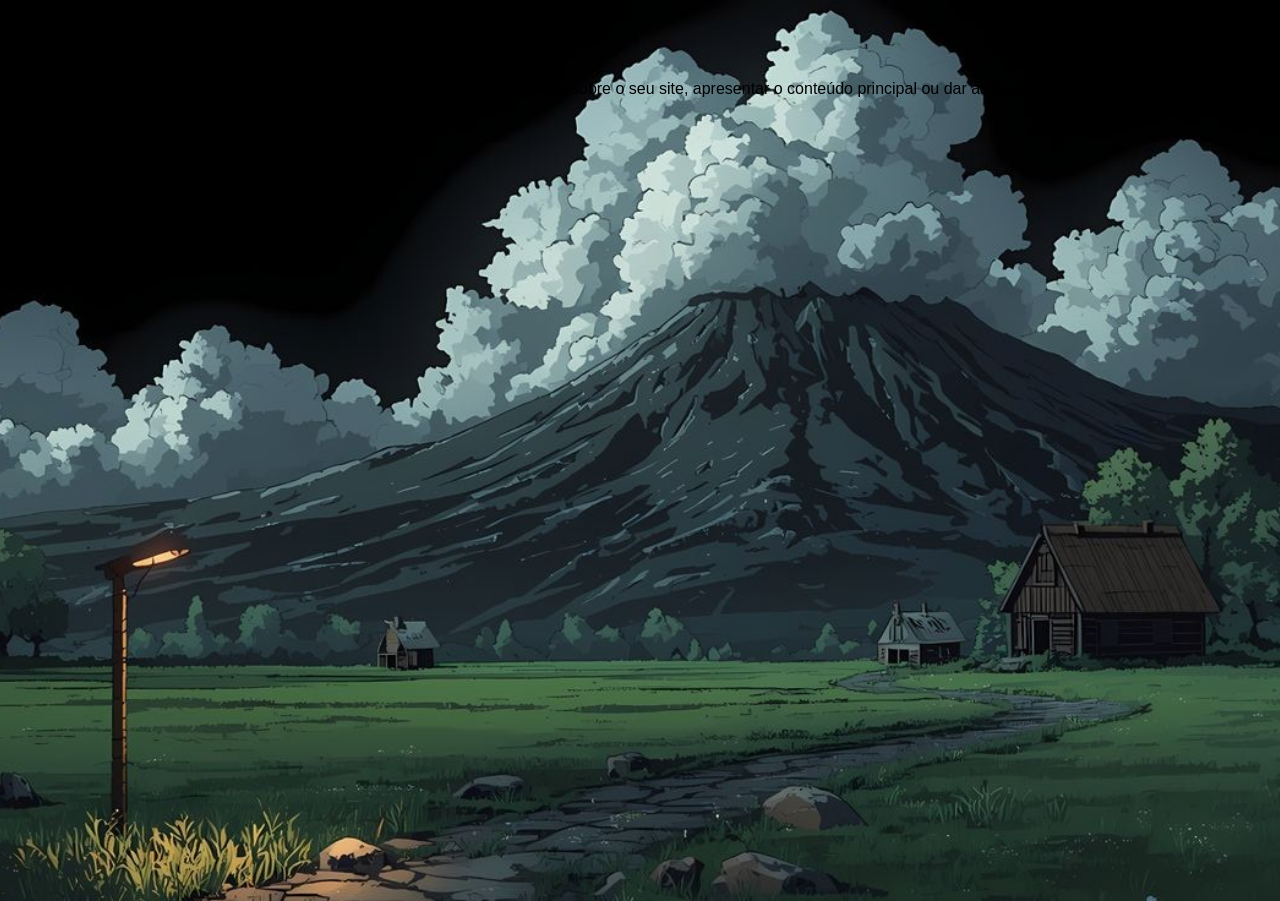
<file: Ex01/index.html>
<!DOCTYPE html>
<html lang="pt-BR">
<head>
    <meta charset="UTF-8">
    <meta name="viewport" content="width=device-width, initial-scale=1.0">
    <title>Exercício 01</title>

    <link rel="stylesheet" href="style.css">

</head>
<body>
    <h1>Bem-vindo ao Meu Site</h1>

    <p>Este é um parágrafo introdutório. Aqui você pode escrever uma breve descrição sobre o seu site, apresentar o conteúdo principal ou dar as boas-vindas ao visitante.</p>
    
</body>
</html>
</file>
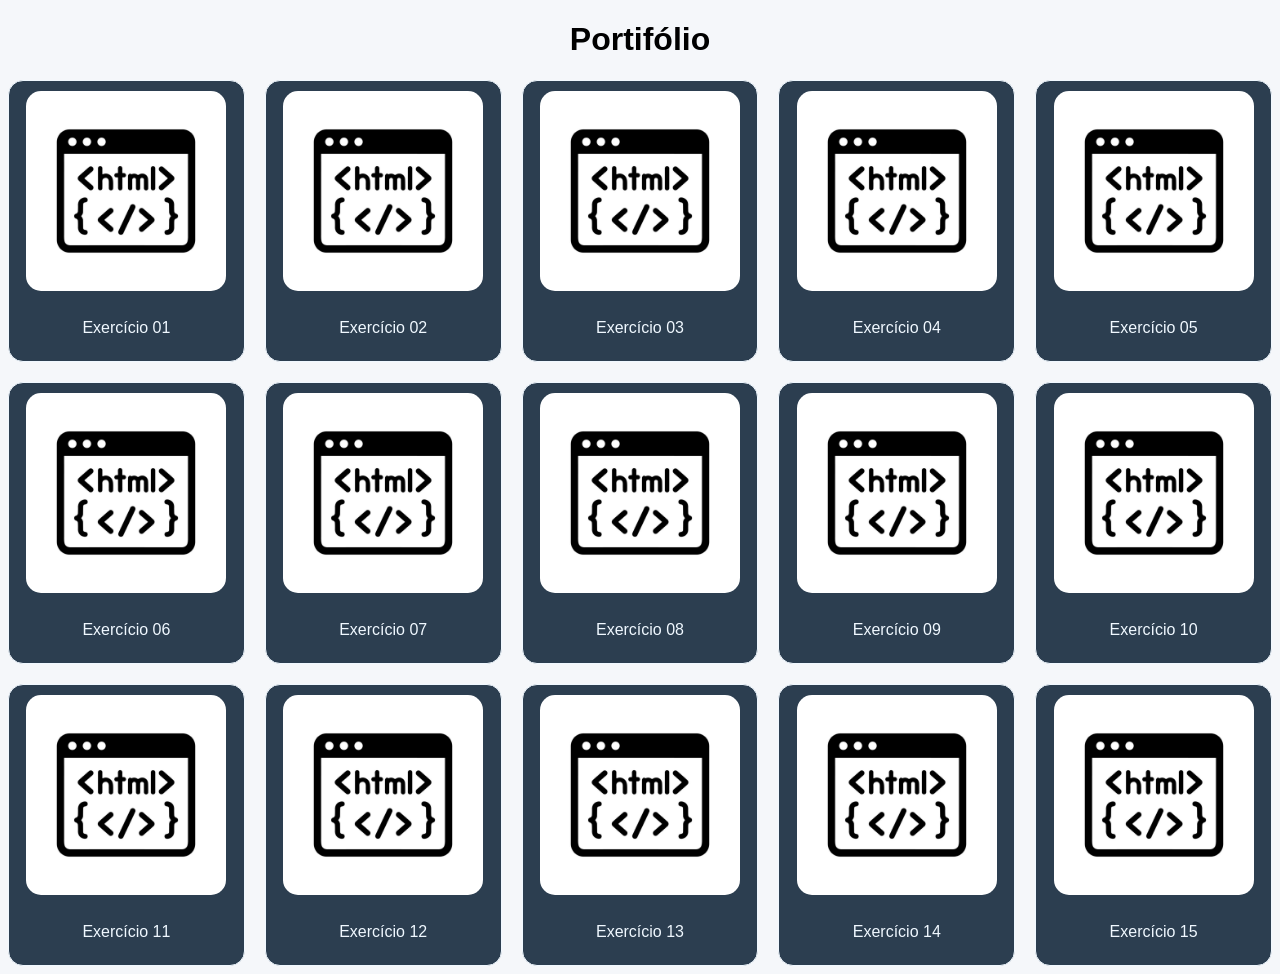
<file: Ex03/index.html>
<!DOCTYPE html>
<html lang="pt-BR">
<head>
    <meta charset="UTF-8">
    <meta name="viewport" content="width=device-width, initial-scale=1.0">
    <title>Exercício 03</title>

    <link rel="stylesheet" href="style.css">

</head>
<body>
    <h1>Portifólio</h1>

    <div class="grid">
        <div class="grid-item">
            <img src="download.jpg" alt="Exercicio 1">
            <p>Exercício 01</p>
        </div>

        <div class="grid-item">
            <img src="download.jpg" alt="Exercicio 2">
            <p>Exercício 02</p>
        </div>

        <div class="grid-item">
            <img src="download.jpg" alt="Exercicio 3">
            <p>Exercício 03</p>
        </div>

        <div class="grid-item">
            <img src="download.jpg" alt="Exercicio 4">
            <p>Exercício 04</p>
        </div>

        <div class="grid-item">
            <img src="download.jpg" alt="Exercicio 5">
            <p>Exercício 05</p>
        </div>

        <div class="grid-item">
            <img src="download.jpg" alt="Exercicio 6">
            <p>Exercício 06</p>
        </div>

        <div class="grid-item">
            <img src="download.jpg" alt="Exercicio 7">
            <p>Exercício 07</p>
        </div>

        <div class="grid-item">
            <img src="download.jpg" alt="Exercicio 8">
            <p>Exercício 08</p>
        </div>

        <div class="grid-item">
            <img src="download.jpg" alt="Exercicio 9">
            <p>Exercício 09</p>
        </div>

        <div class="grid-item">
            <img src="download.jpg" alt="Exercicio 10">
            <p>Exercício 10</p>
        </div>

        <div class="grid-item">
            <img src="download.jpg" alt="Exercicio 11">
            <p>Exercício 11</p>
        </div>

        <div class="grid-item">
            <img src="download.jpg" alt="Exercicio 12">
            <p>Exercício 12</p>
        </div>

        <div class="grid-item">
            <img src="download.jpg" alt="Exercicio 13">
            <p>Exercício 13</p>
        </div>

        <div class="grid-item">
            <img src="download.jpg" alt="Exercicio 14">
            <p>Exercício 14</p>
        </div>

        <div class="grid-item">
            <img src="download.jpg" alt="Exercicio 15">
            <p>Exercício 15</p>
        </div>
    </div>
    
</body>
</html>
</file>
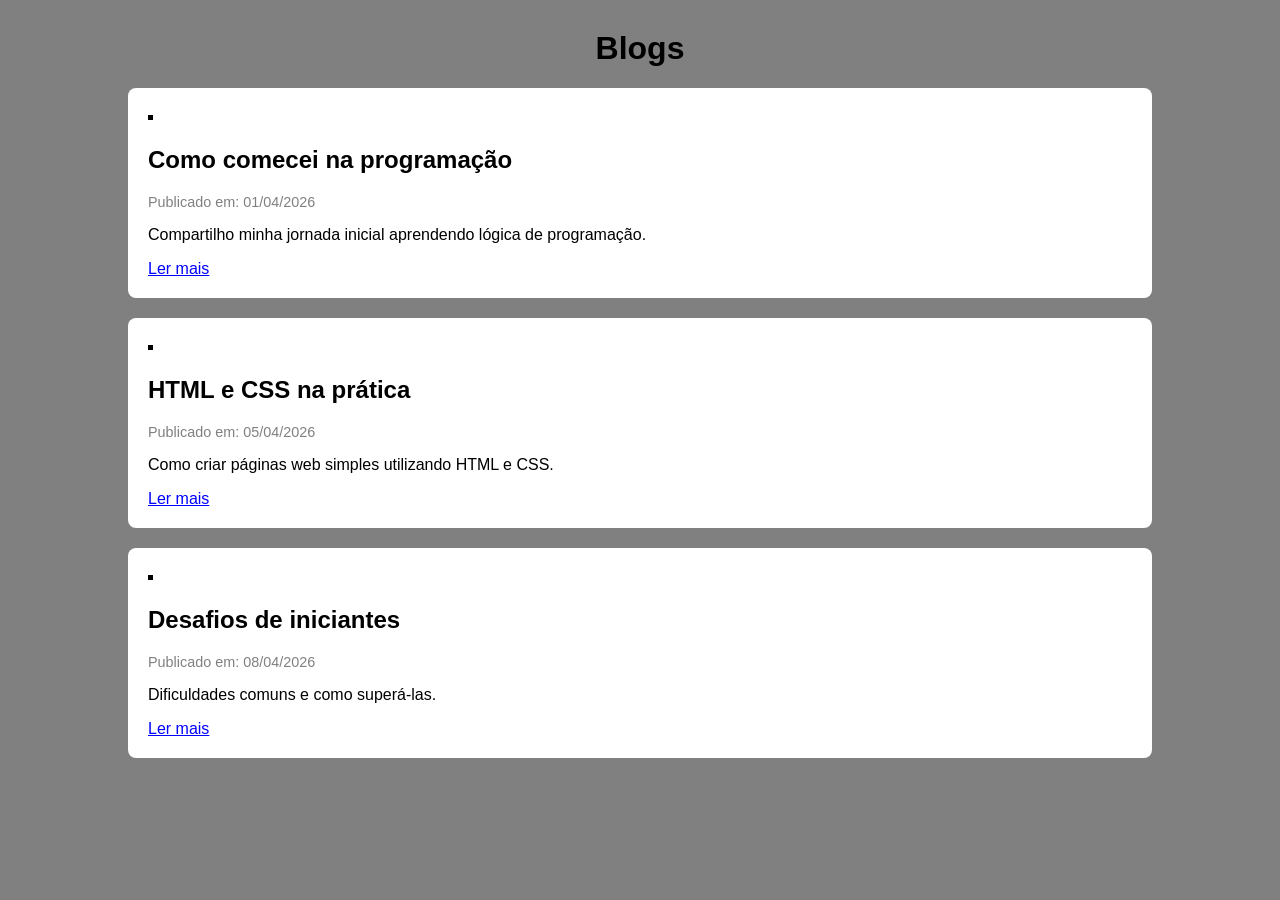
<file: Ex04/Index.html>
<!DOCTYPE html>
<html lang="pt-BR">
<head>
    <meta charset="UTF-8">
    <meta name="viewport" content="width=device-width, initial-scale=1.0">
    <title>Blogs</title>
    <link rel="stylesheet" href="style.css">
</head>
<body>

    <div class="container">
        <h1>Blogs</h1>

        <ul class="post-list">
            <li class="post">
                <h2>Como comecei na programação</h2>
                <p class="data">Publicado em: 01/04/2026</p>
                <p>Compartilho minha jornada inicial aprendendo lógica de programação.</p>
                <a href="https://medium.com/@alissoncs_/minha-hist%C3%B3ria-com-a-computa%C3%A7%C3%A3o-como-eu-consegui-me-encontrar-no-mundo-da-programa%C3%A7%C3%A3o-3354b85f7ba3">Ler mais</a>
            </li>

            <li class="post">
                <h2>HTML e CSS na prática</h2>
                <p class="data">Publicado em: 05/04/2026</p>
                <p>Como criar páginas web simples utilizando HTML e CSS.</p>
                <a href="https://www.rocketseat.com.br/blog/artigos/post/projetos-praticos-html-css">Ler mais</a>
            </li>

            <li class="post">
                <h2>Desafios de iniciantes</h2>
                <p class="data">Publicado em: 08/04/2026</p>
                <p>Dificuldades comuns e como superá-las.</p>
                <a href="https://www.rocketseat.com.br/blog/artigos/post/erros-comuns-programadores-iniciantes">Ler mais</a>
            </li>
        </ul>
    </div>

</body>
</html>
</file>
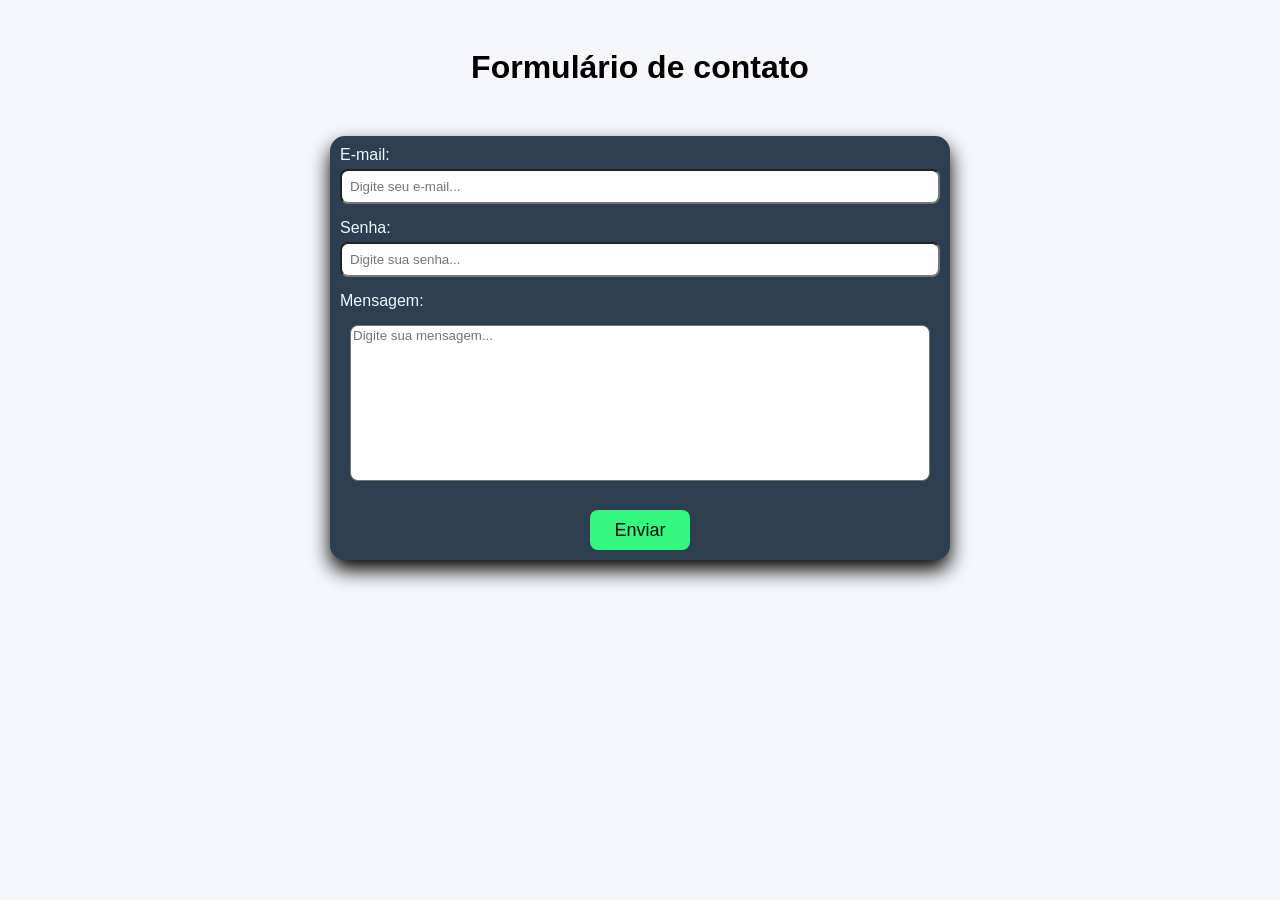
<file: Ex05/index.html>
<!DOCTYPE html>
<html lang="pt-BR">
<head>
    <meta charset="UTF-8">
    <meta name="viewport" content="width=device-width, initial-scale=1.0">
    <title>Exercício 05</title>

    <link rel="stylesheet" href="style.css">

</head>
<body>
    <h1>Formulário de contato</h1>

    <form action="#" class="card">
        <div>
            <label for="email">E-mail:</label>
            <input type="text" id="e-mail" name="e-mail_usuario" placeholder="Digite seu e-mail..." required>
        </div>

        <div>
            <label for="senha">Senha:</label>
            <input type="text" id="senha" name="senha_usuario" placeholder="Digite sua senha..." required>
        </div>

        <div>
            <Label for="Mensagem">Mensagem:</Label>
            <textarea name="Mensagem" id="mensagem" rows="10" cols="50" placeholder="Digite sua mensagem..."></textarea>
        </div>

        <div>
            <button class="botao_enviar">Enviar</button>
        </div>
    </form>
    
</body>
</html>
</file>
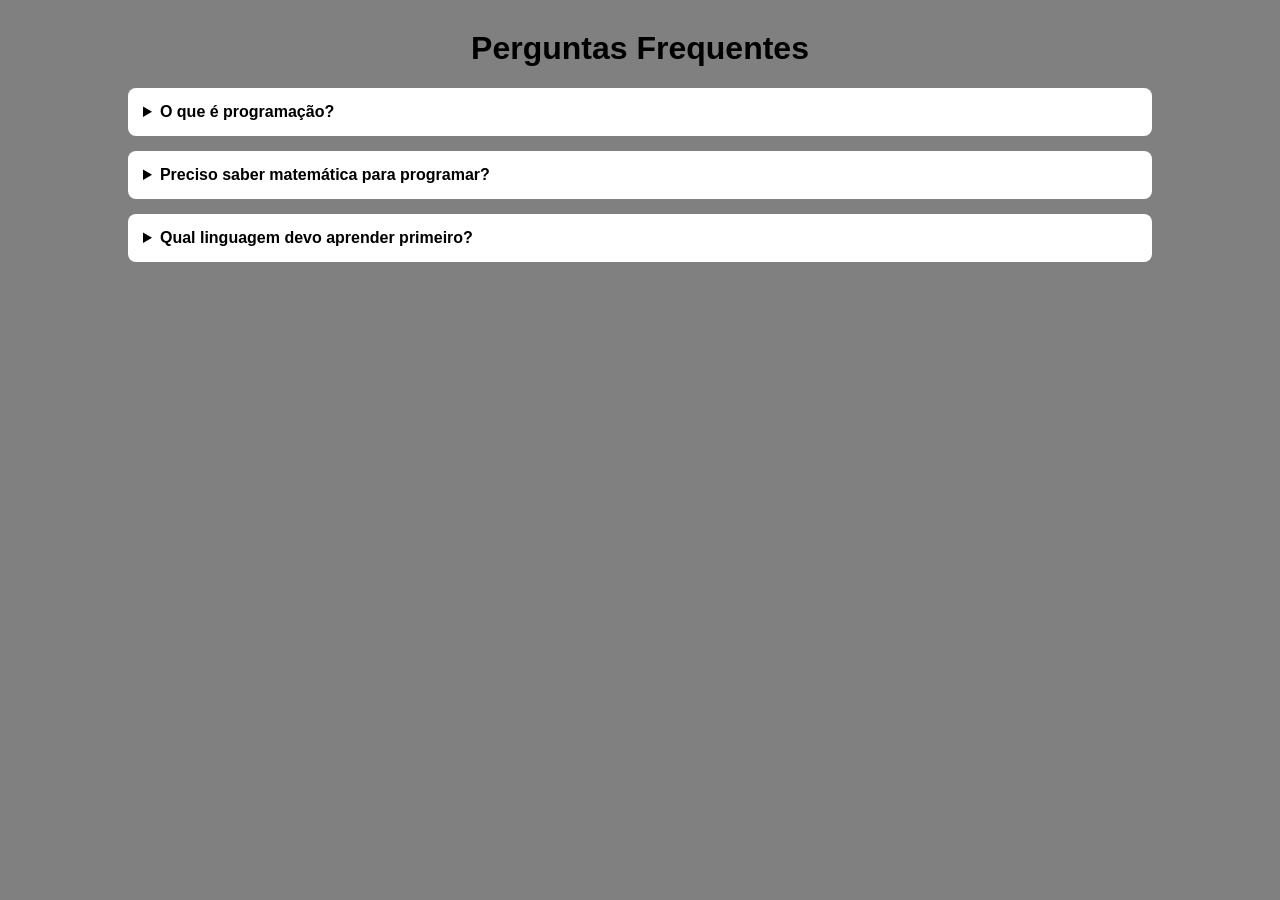
<file: Ex06/Index.html>
<!DOCTYPE html>
<html lang="pt-BR">
<head>
    <meta charset="UTF-8">
    <meta name="viewport" content="width=device-width, initial-scale=1.0">
    <title>FAQ</title>
    <link rel="stylesheet" href="style.css">
</head>
<body>

    <div class="container">
        <h1>Perguntas Frequentes</h1>

        <details>
            <summary>O que é programação?</summary>
            <p>Programação é o processo de criar instruções para que um computador execute tarefas.</p>
        </details>

        <details>
            <summary>Preciso saber matemática para programar?</summary>
            <p>Não necessariamente. Para começar, lógica é mais importante que matemática avançada.</p>
        </details>

        <details>
            <summary>Qual linguagem devo aprender primeiro?</summary>
            <p>HTML, CSS e JavaScript são ótimas opções para quem está começando.</p>
        </details>

    </div>

</body>
</html>
</file>
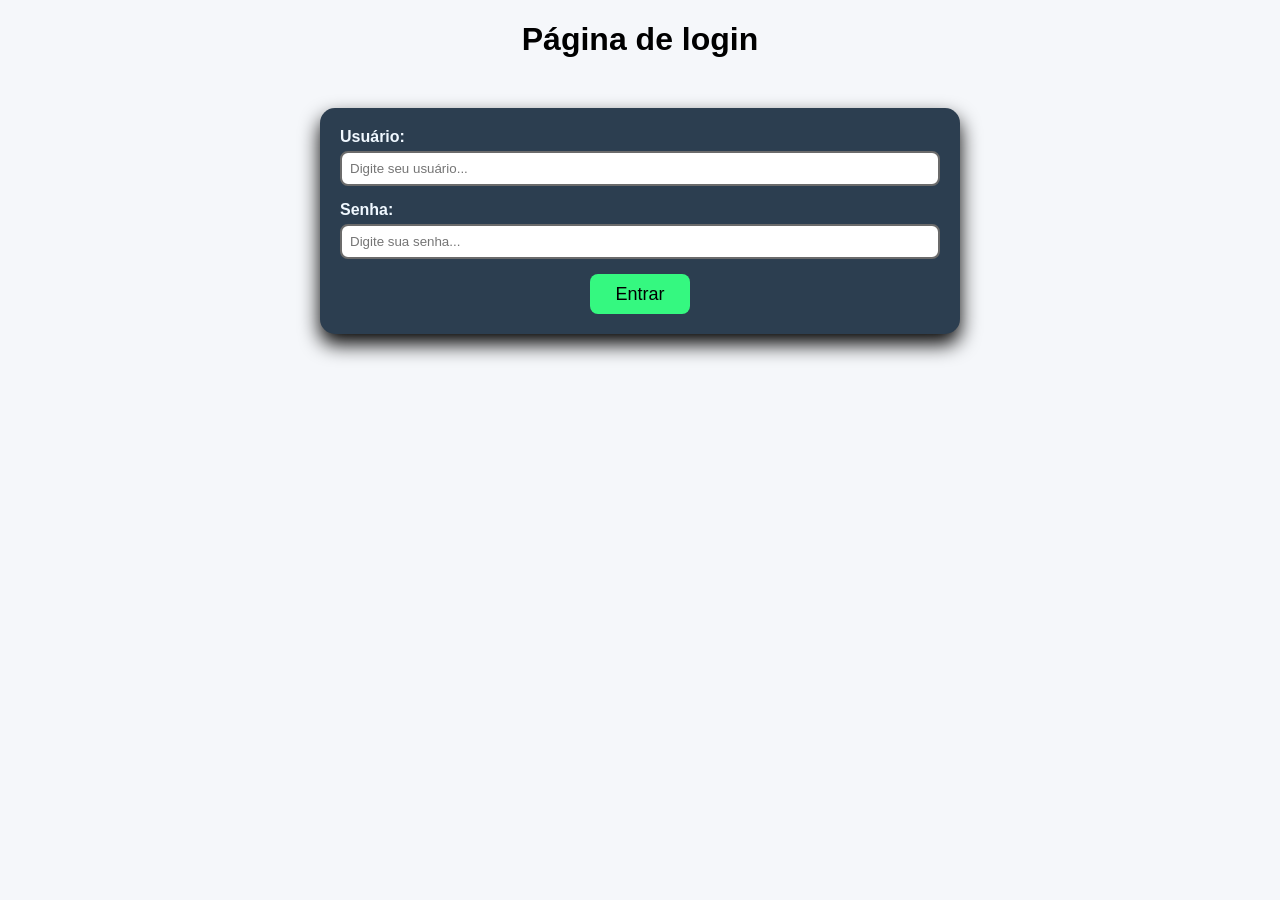
<file: Ex07/index.html>
<!DOCTYPE html>
<html lang="pt-BR">
<head>
    <meta charset="UTF-8">
    <meta name="viewport" content="width=device-width, initial-scale=1.0">
    <title>Exercício 07</title>

    <link rel="stylesheet" href="style.css">

</head>
<body>
    <h1>Página de login</h1>

    <div class="container">
        <div>
            <label for="user">Usuário:</label>
            <input type="text" id="user" name="user_field" placeholder="Digite seu usuário...">
        </div>

        <div>
            <Label>Senha:</Label>
            <input type="text" placeholder="Digite sua senha...">
        </div>

        <button class="botao_entrar">Entrar</button>
    </div>
    
</body>
</html>
</file>
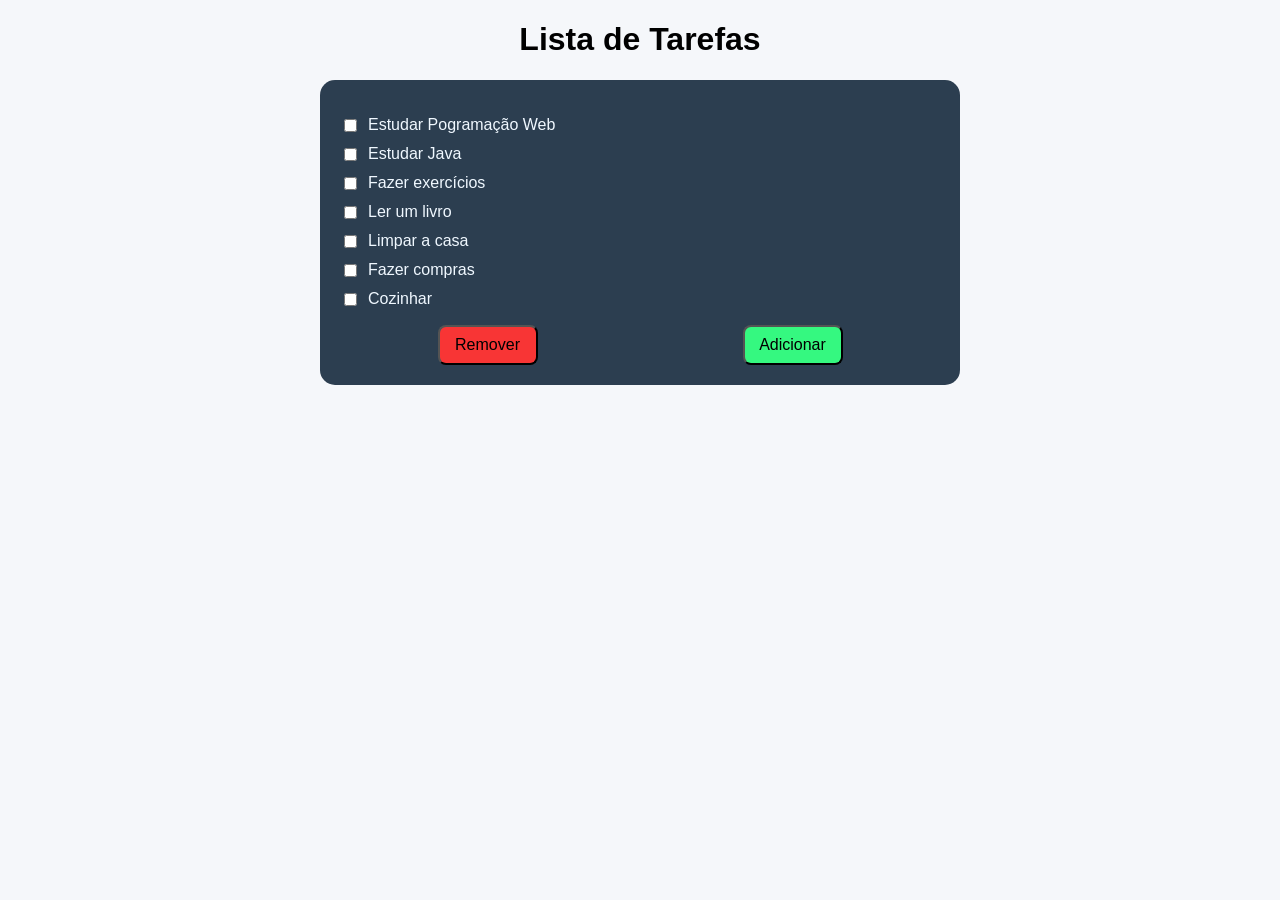
<file: Ex09/index.html>
<!DOCTYPE html>
<html lang="pt-BR">
<head>
    <meta charset="UTF-8">
    <meta name="viewport" content="width=device-width, initial-scale=1.0">
    <title>Exercício 09</title>

    <link rel="stylesheet" href="style.css">

</head>
<body>
    <h1>Lista de Tarefas</h1>

    <div class="container">
        <ul>
            <li>
                <input type="checkbox">
                <span>Estudar Pogramação Web</span>
            </li>
            <li>
                <input type="checkbox">
                <span>Estudar Java</span>
            </li>
            <li>
                <input type="checkbox">
                <span>Fazer exercícios</span>
            </li>
            <li>
                <input type="checkbox">
                <span>Ler um livro</span>
            </li>

            <li>
                <input type="checkbox">
                <span>Limpar a casa</span>
            </li>

            <li>
                <input type="checkbox">
                <span>Fazer compras</span>
            </li>

            <li>
                <input type="checkbox">
                <span>Cozinhar</span>
            </li>
        </ul>

        <div class="div-botoes">
            <button class="botao_remover">Remover</button>
            <button class="botao_adicionar">Adicionar</button>
        </div>
    </div>
    
</body>
</html>
</file>
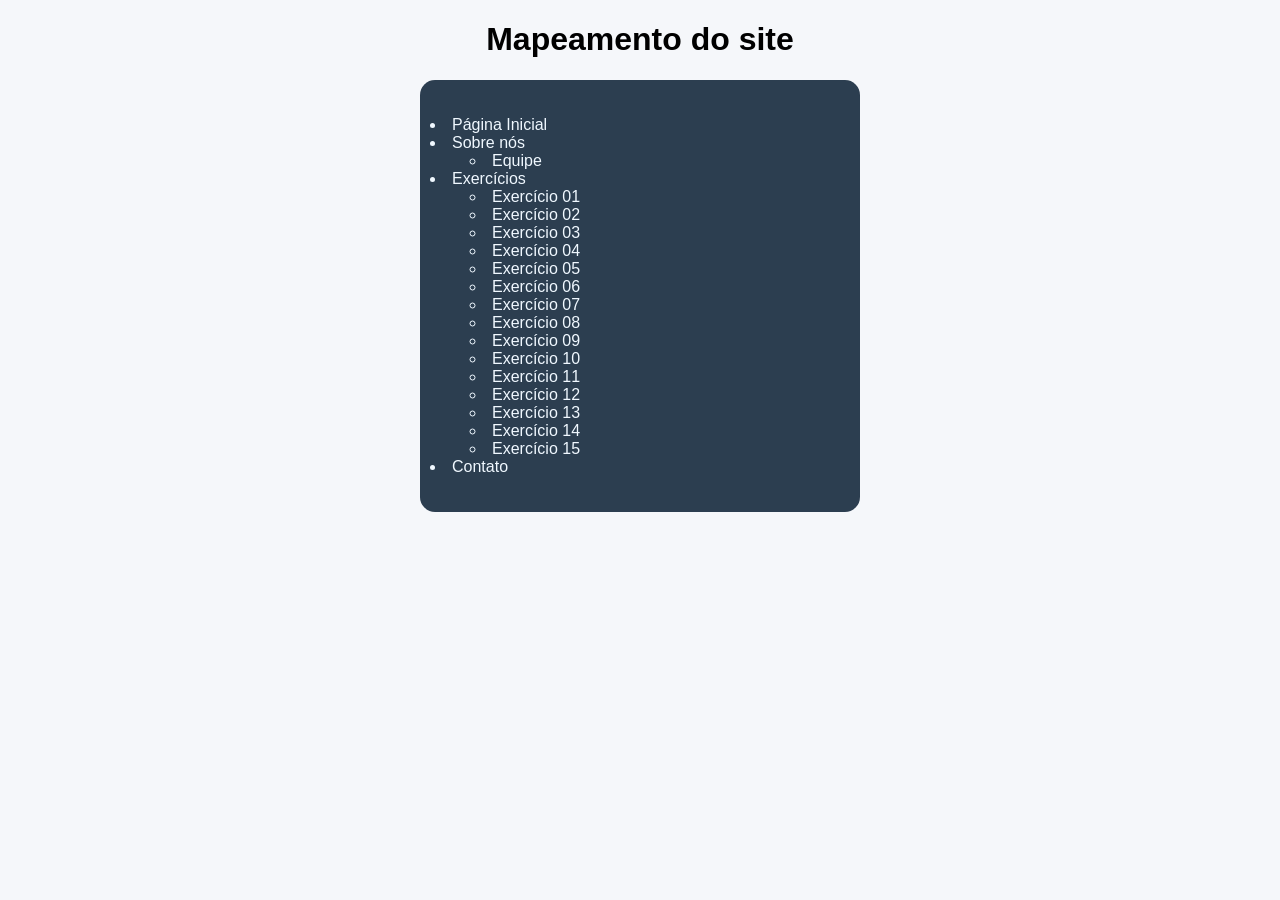
<file: Ex11/index.html>
<!DOCTYPE html>
<html lang="pt-BR">
<head>
    <meta charset="UTF-8">
    <meta name="viewport" content="width=device-width, initial-scale=1.0">
    <title>Exercício 11</title>

    <link rel="stylesheet" href="style.css">
</head>
<body>
    <h1>Mapeamento do site</h1>

    <div class="container">
        <ul class="lista">
            <li>Página Inicial</li>
            <li>Sobre nós</li>
                <ul>
                    <li>Equipe</li>
                </ul>
            <li>Exercícios</li>
                <ul>
                    <li>Exercício 01</li>
                    <li>Exercício 02</li>
                    <li>Exercício 03</li>
                    <li>Exercício 04</li>
                    <li>Exercício 05</li>
                    <li>Exercício 06</li>
                    <li>Exercício 07</li>
                    <li>Exercício 08</li>
                    <li>Exercício 09</li>
                    <li>Exercício 10</li>
                    <li>Exercício 11</li>
                    <li>Exercício 12</li>
                    <li>Exercício 13</li>
                    <li>Exercício 14</li>
                    <li>Exercício 15</li>
                    
                </ul>
            <li>Contato</li>
        </ul>
    </div>

</body>
</html>
</file>
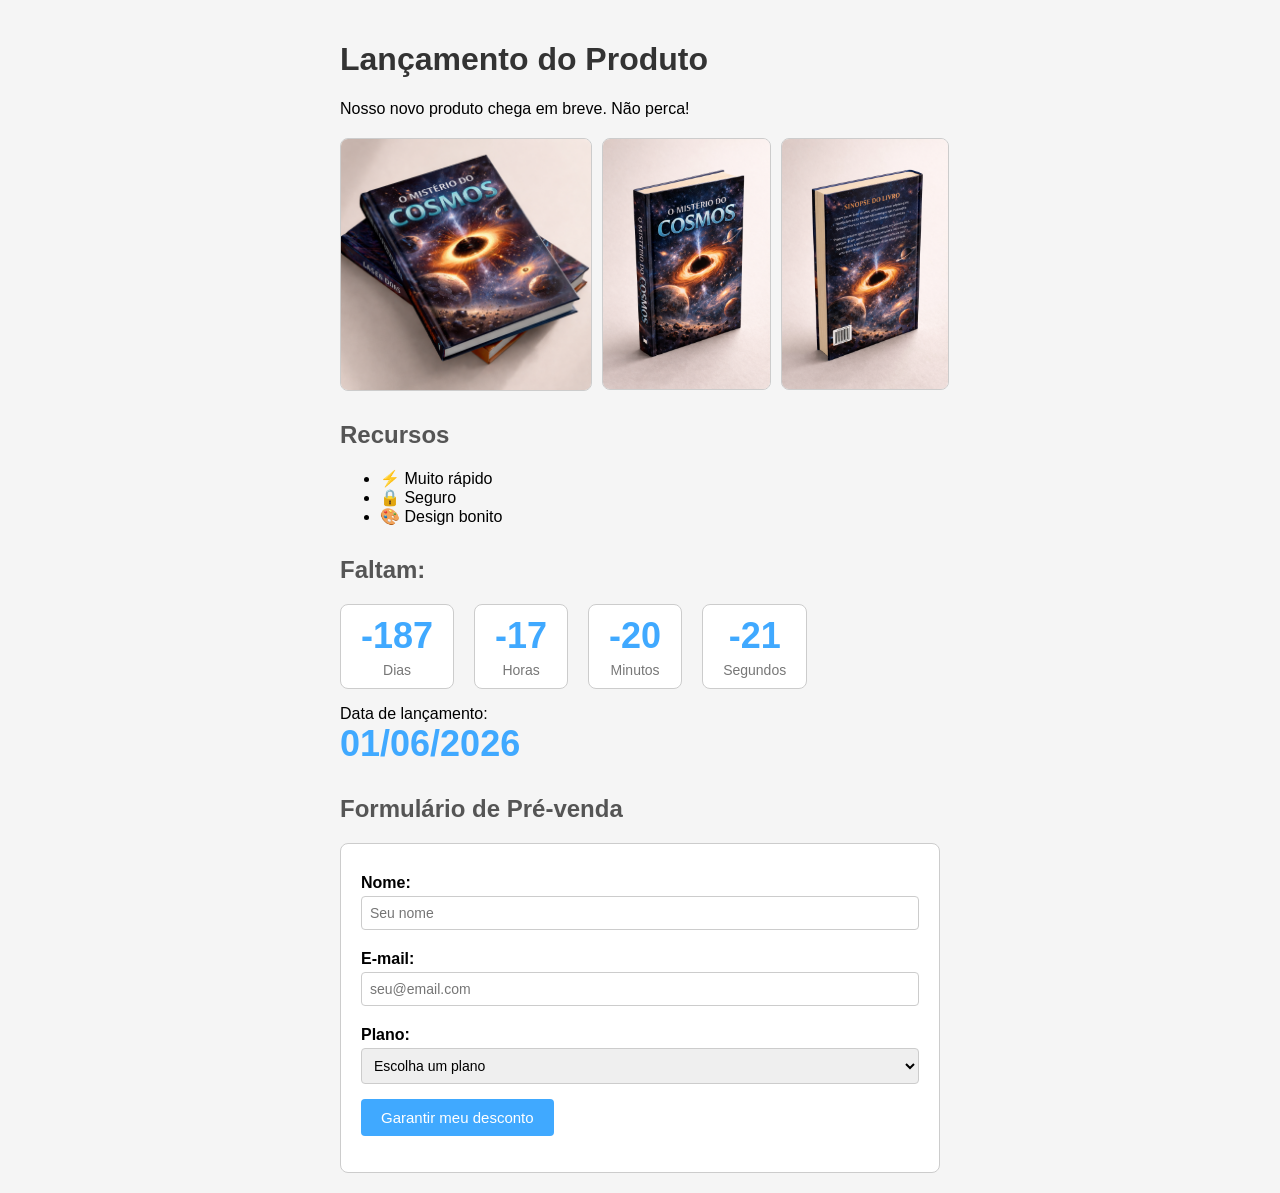
<file: Ex15/index.html>
<!DOCTYPE html>
<html lang="pt-BR">
<head>
  <meta charset="UTF-8" />
  <meta name="viewport" content="width=device-width, initial-scale=1.0" />
  <title>Lançamento do Produto</title>
  <link rel="stylesheet" href="style.css" />
</head>
<body>

  <h1>Lançamento do Produto</h1>
  <p>Nosso novo produto chega em breve. Não perca!</p>

  <!-- Imagens do produto -->
  <div class="imagens">
    <img src="ec172fdc-9160-416e-a211-dc101612f1b2.png" alt="Foto do produto 1" class="deitado">
    <img src="09d4c28c-f473-42cb-b514-9eb9b5b67611.png" alt="Foto do produto 2" class="frente">
    <img src="77fa8e8d-dc67-43e8-9d3d-13270558874c.png" alt="Foto do produto 3" class="costa">
  </div>

  <!-- Recursos destacados -->
  <h2>Recursos</h2>
  <ul>
    <li>⚡ Muito rápido</li>
    <li>🔒 Seguro</li>
    <li>🎨 Design bonito</li>
  </ul>

  <!-- Contagem regressiva usando a tag <time> -->
  <h2>Faltam:</h2>
  <div class="contagem">
    <div>
      <time id="dias">00</time>
      <p>Dias</p>
    </div>
    <div>
      <time id="horas">00</time>
      <p>Horas</p>
    </div>
    <div>
      <time id="minutos">00</time>
      <p>Minutos</p>
    </div>
    <div>
      <time id="segundos">00</time>
      <p>Segundos</p>
    </div>
  </div>

  <p>Data de lançamento: <time datetime="2026-06-01">01/06/2026</time></p>

  <!-- Formulário de pré-venda -->
  <h2>Formulário de Pré-venda</h2>
  <form id="formulario">
    <label for="nome">Nome:</label>
    <input type="text" id="nome" placeholder="Seu nome" /><br />

    <label for="email">E-mail:</label>
    <input type="email" id="email" placeholder="seu@email.com" /><br />

    <label for="plano">Plano:</label>
    <select id="plano">
      <option value="">Escolha um plano</option>
      <option value="basico">Básico — R$ 99</option>
      <option value="pro">Pro — R$ 199</option>
    </select><br />

    <button type="submit">Garantir meu desconto</button>
    <p id="mensagem"></p>
  </form>

  <script src="script.js"></script>
</body>
</html>
</file>
<file: Ex01/style.css>
body {
    background-image: url('download.jpg');
    font-family: Arial;
    background-size: cover;
    background-repeat: no-repeat;
    background-position: center;
    min-height: 97.7vh;
    margin: 0; 
}

.título {
    color: aliceblue;
    text-align: center;
}

.parágrafo {
    text-align: center;
    color: aliceblue;
}

.parágrafo {
    background-color: #2C3E50;
    padding: 20px;
    border-radius: 15px;
    width: 90%;
    max-width: 600px;
    margin: auto;
}
</file>
<file: Ex03/style.css>
body {
    font-family: Arial;
    background-color: #F5F7FA;
    text-align: center;
}

.grid {
    display: grid;
    grid-template-columns: repeat(auto-fit, minmax(200px, 1fr));
    gap: 20px;
}

.grid-item {
    border: 1px solid aliceblue;
    border-radius: 15px;
    background-color: #2C3E50;
}

.grid-item img {
    margin-top: 10px;
    border-radius: 15px;
    width: 200px;
    height: auto;
}

.grid-item p {
    padding: 8px;
    text-align: center;
}

h1 {
    color: black;
}

p {
    color: aliceblue;
}
</file>
<file: Ex04/style.css>
body {
    font-family: Arial, sans-serif;
    margin: 0;
    background-color: grey;
}

.container {
    width: 80%;
    margin: 30px auto;
}

h1 {
    text-align: center;
}

.post-list {
    list-style: square;
    padding: 0;
}

/* container de cada post */
.post {
    background: white;
    margin: 20px 0;
    padding: 20px;
    border-radius: 8px;
    list-style-position: inside;
}

.data {
    font-size: 90%;
    color: gray;
}

/* leia mais */
a {
    color: blue;      
}
</file>
<file: Ex05/style.css>
body {
    font-family: Arial;
    background-color: #F5F7FA;
    text-align: center;
    padding: 20px;
}

label {
    color: aliceblue;
    display: block;
    margin-bottom: 5px;
    text-align: left;
}

.card {
    margin: 50px auto;
    background-color: #2C3E50;
    border-radius: 15px;
    box-shadow: 0px 10px 20px rgb(0, 0, 0);
    width: 100%;
    max-width: 600px;
    padding: 10px;
    display: flex;
    flex-direction: column;
    gap: 15px;
}

textarea {
    border-radius: 8px;
    resize: none;
    margin: 10px;
    width: calc(100% - 20px);
    box-sizing: border-box;
    font-family: inherit;
}

input {
    border-radius: 8px;
    margin: 0 auto;
    padding: 8px;
    width: 100%;
    box-sizing: border-box;
    font-family: inherit;
}

.botao_enviar {
    border: #F5F7FA;
    border-radius: 8px;
    background-color: rgb(53, 248, 128);
    width: 100px;
    height: 40px;
    font-size: large;
}
</file>
<file: Ex06/style.css>
body {
    font-family: Arial, sans-serif;
    margin: 0;
    background-color: grey;
}

.container {
    width: 80%;
    margin: 30px auto;
}

h1 {
    text-align: center;
}

/* caixa das perguntas */
details {
    background: white;
    margin: 15px 0;
    padding: 15px;
    border-radius: 8px;
    cursor: pointer;
    transition: all 0.3s ease;
}

/* efeito quando passa o mouse */
details:hover {
    transform: scale(1.01);
}

/* Pergunta */
summary {
    font-weight: bold;
    cursor: pointer;
}

/* Resposta */
details p {
    margin-top: 10px;
    color: #555;
}
</file>
<file: Ex07/style.css>
body {
    font-family: Arial;
    background-color: #F5F7FA;
    text-align: center;
    padding: 0 15px;
}

label {
    font-weight: bold;
    text-align: left;
    color: aliceblue;
    display: block;
    margin-bottom: 5px;
    text-align: left;
}

input {
    border: 2px solid #6b6b6b;
    border-radius: 8px;
    margin: 0 auto;
    padding: 8px;
    width: 100%;
    box-sizing: border-box;
    font-family: inherit;
}

.container {
    margin: 50px auto;
    background-color: #2C3E50;
    width: 90%;
    max-width: 600px;
    border-radius: 15px;
    color: aliceblue;
    padding: 20px;
    display: flex;
    flex-direction: column;
    gap: 15px;
    box-shadow: 0px 10px 20px black;
}

.botao_entrar {
    border: #F5F7FA;
    border-radius: 8px;
    background-color: rgb(53, 248, 128);
    width: 100px;
    height: 40px;
    font-size: large;
    display: block;
    margin: auto;
}
</file>
<file: Ex09/style.css>
body {
    font-family: Arial;
    background-color: #F5F7FA;
    text-align: center;
}

ul {
    display: flex;
    flex-direction: column;
    gap: 10px;
    list-style: none;
    padding: 0;
}

li {
    display: flex;
    align-items: center;
    gap: 8px;
    color: aliceblue;
}

input[type="checkbox"]:checked + span {
    text-decoration: line-through;
    color: #aaa;
}

.container {
    margin: auto;
    padding: 20px;
    background-color: #2C3E50;
    width: 90%;
    max-width: 600px;
    border-radius: 15px;
}

.div-botoes {
    display: flex;
    gap: 10px;
}

.botao_adicionar {
    background-color: rgb(53, 248, 128);
    margin: auto;
    width: 100px;
    height: 40px;
    border-radius: 8px;
    font-size: medium;
}

.botao_remover {
    background-color: rgb(248, 53, 53);
    margin: auto;
    width: 100px;
    height: 40px;
    border-radius: 8px;
    font-size: medium;
}
</file>
<file: Ex11/style.css>
body {
    font-family: Arial;
    background-color: #F5F7FA;
    text-align: center;
}

.lista {
    list-style-position: inside;
    text-indent: -50px;
    color: aliceblue;
    text-align: left;
}

.container {
    background-color: #2C3E50;
    border-radius: 15px;
    padding: 20px;
    margin: auto;
    width: 50%;
    max-width: 400px;
}
</file>
<file: Ex15/style.css>
body {
  font-family: Arial, sans-serif;
  max-width: 600px;
  margin: 0 auto;
  padding: 20px;
  background-color: #f5f5f5;
}

h1 {
  color: #333;
}

h2 {
  color: #555;
  margin-top: 30px;
}

.imagens {
  display: flex;
  gap: 10px;
  margin: 20px 0;
}

.imagens img {
  border: 1px solid #ccc;
  border-radius: 8px;
}

.contagem {
  display: flex;
  gap: 20px;
  margin: 15px 0;
}

.contagem div {
  text-align: center;
  background-color: white;
  border: 1px solid #ccc;
  border-radius: 8px;
  padding: 10px 20px;
}

time {
  font-size: 36px;
  font-weight: bold;
  color: #40a9ff;
  display: block;

  animation: piscar 1s ease-in-out infinite;
}

@keyframes piscar {
  0%   { opacity: 1; }
  50%  { opacity: 0.4; }
  100% { opacity: 1; }
}

.contagem p {
  margin: 5px 0 0;
  font-size: 14px;
  color: #777;
}

form {
  background-color: white;
  padding: 20px;
  border: 1px solid #ccc;
  border-radius: 8px;
  margin-top: 10px;
}

label {
  display: block;
  margin-top: 10px;
  font-weight: bold;
}

input, select {
  width: 100%;
  padding: 8px;
  margin-top: 4px;
  margin-bottom: 10px;
  border: 1px solid #ccc;
  border-radius: 4px;
  font-size: 14px;
  box-sizing: border-box;
}

button {
  background-color: #40a9ff;
  color: white;
  border: none;
  padding: 10px 20px;
  border-radius: 4px;
  font-size: 15px;
  cursor: pointer;
  margin-top: 5px;
}

button:hover {
  background-color: #40a9ff;
}

#mensagem {
  color: green;
  font-weight: bold;
  margin-top: 10px;
}

.deitado {
  width: 250px;
  height: auto;
}

.frente {
  width: auto;
  height: 250px;
}

.costa {
  width: auto;
  height: 250px;
}
</file>
